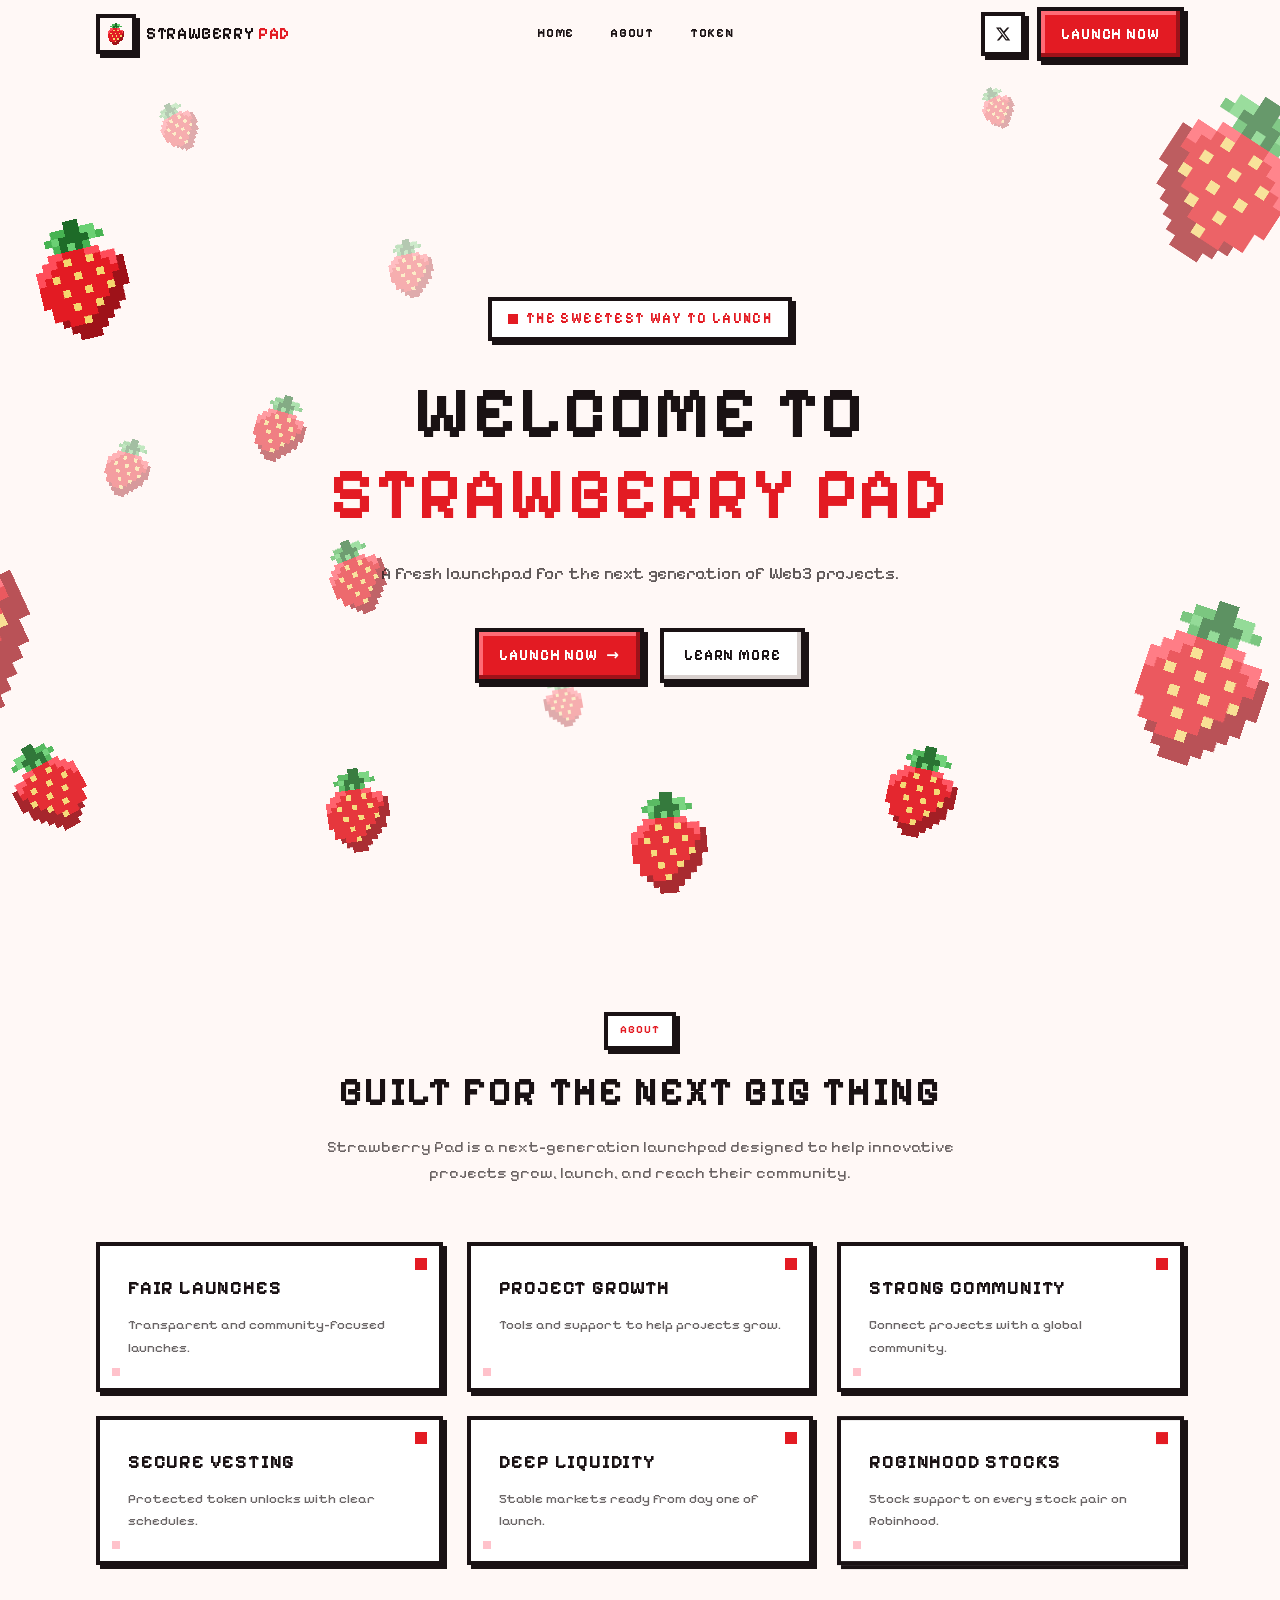
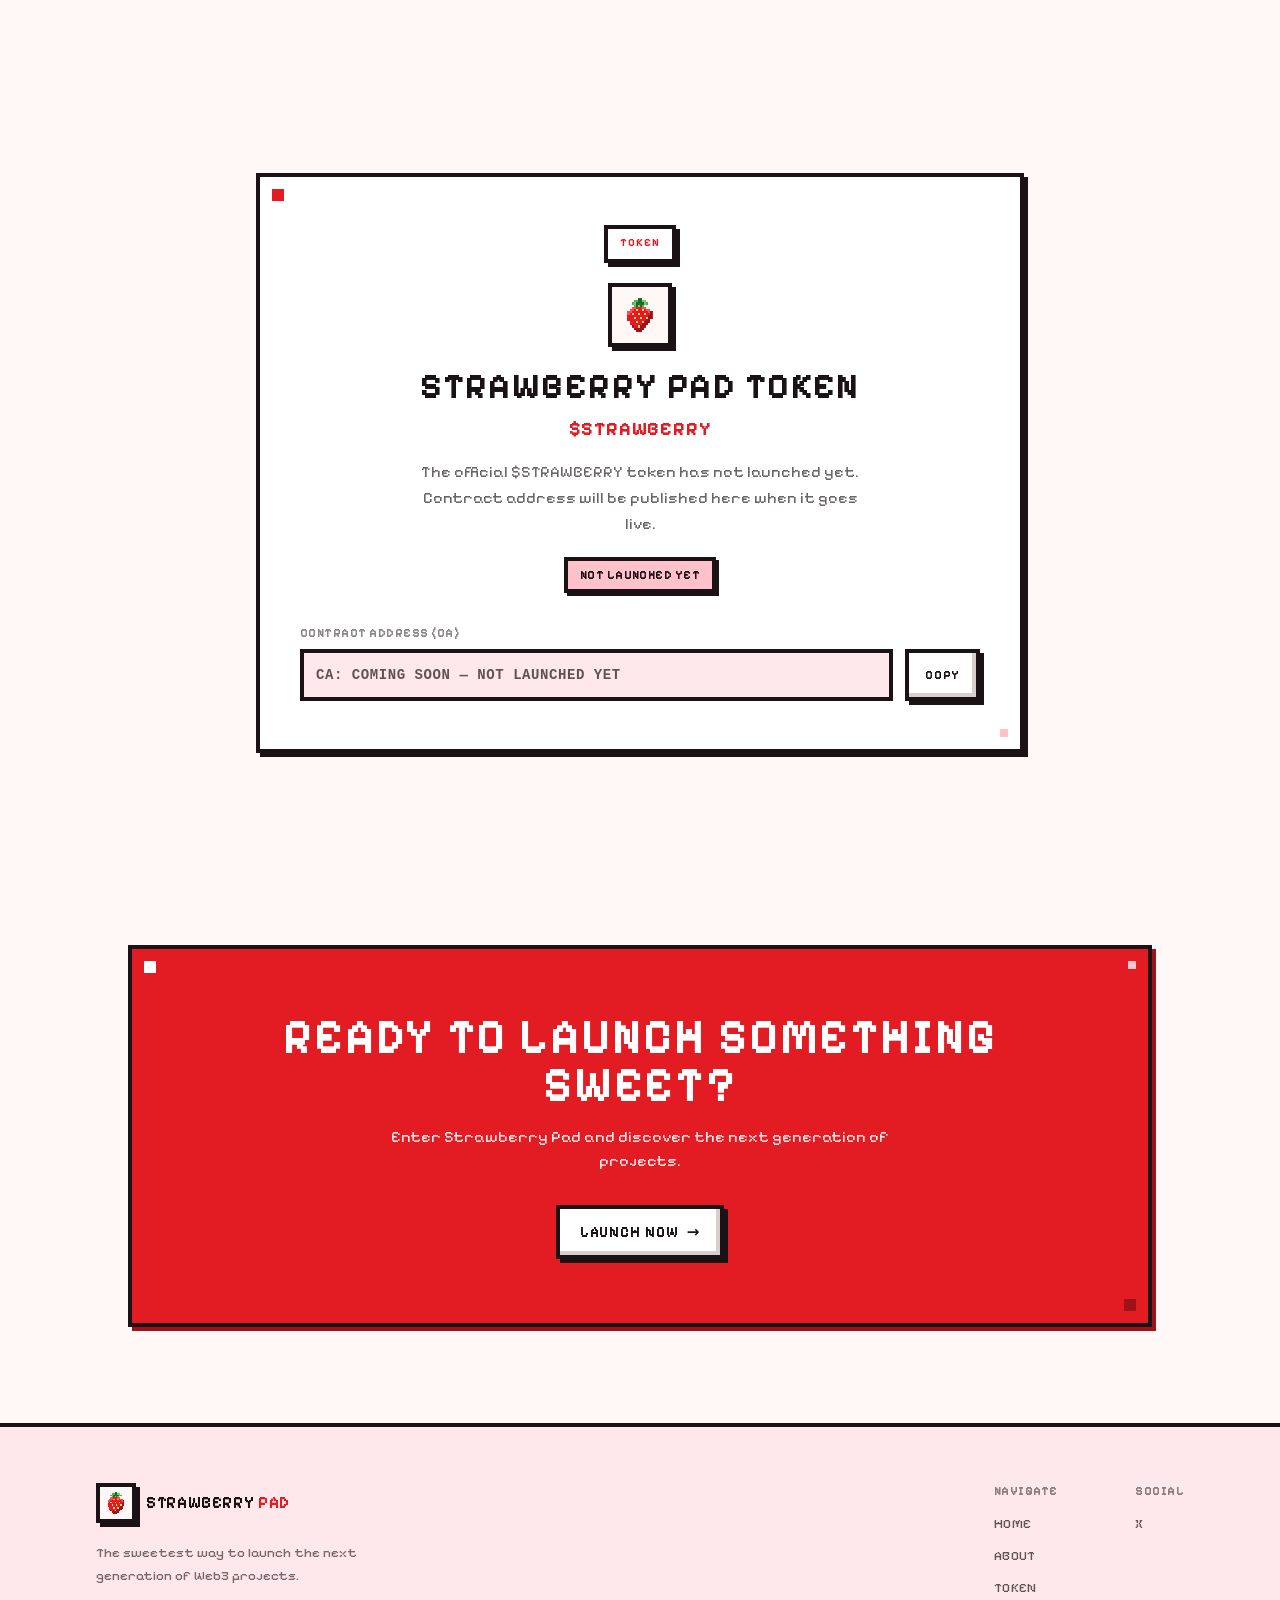
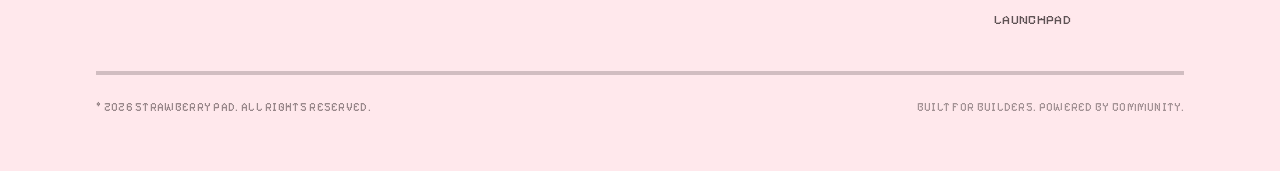
<file: index.html>
<!DOCTYPE html><html lang="en" class="pixelify_sans_7e685d01-module__N8Ltxq__variable h-full"><head><meta charSet="utf-8"/><meta name="viewport" content="width=device-width, initial-scale=1"/><link rel="preload" href="./assets/static/media/01d67e7cc17e7674-s.p.0m75r3fswdwux.woff2" as="font" crossorigin="" type="font/woff2"/><link rel="preload" as="image" href="./logo.png"/><link rel="stylesheet" href="./assets/static/chunks/1gcg_b7f2gc79.css" data-precedence="next"/><script>(function(){var n=document.querySelector('link[href*="assets/"],script[src*="assets/"]');if(!n)return;var u=n.getAttribute('href')||n.getAttribute('src')||'';var i=u.indexOf('assets/');if(i>=0)self.TURBOPACK_CHUNK_BASE_PATH=u.slice(0,i)+'assets/';})();</script><link rel="preload" as="script" fetchPriority="low" href="./assets/static/chunks/310vm2bl3xxpt.js"/><script src="./assets/static/chunks/19mx3mg6lkumu.js" async=""></script><script src="./assets/static/chunks/1mh6a-0e61pyc.js" async=""></script><script src="./assets/static/chunks/344n2zhqbh4pn.js" async=""></script><script src="./assets/static/chunks/turbopack-0td869ukh0v94.js" async=""></script><script src="./assets/static/chunks/0h2qsuyze9ds1.js" async=""></script><script src="./assets/static/chunks/25bigatx69r3t.js" async=""></script><script src="./assets/static/chunks/0iicmfclvqlor.js" async=""></script><title>Strawberry Pad — The Sweetest Way to Launch</title><meta name="description" content="A fresh launchpad for the next generation of Web3 projects. Fair launches, project growth, and a global community."/><meta name="keywords" content="Strawberry Pad,Web3,launchpad,crypto,token launch"/><link rel="icon" href="./favicon.ico?favicon.2vob68tjqpejf.ico" sizes="256x256" type="image/x-icon"/><link rel="icon" href="./favicon-32.png" type="image/png" sizes="32x32"/><link rel="apple-touch-icon" href="./apple-touch-icon.png" sizes="180x180"/><meta name="next-size-adjust" content=""/><script src="./assets/static/chunks/0cz1d0mv5g_q7.js" noModule=""></script></head><body class="flex min-h-full flex-col font-sans"><div hidden=""><!--$--><!--/$--></div><header class="fixed inset-x-0 top-0 z-50 transition-colors duration-200 border-b-4 border-transparent bg-transparent" style="opacity:0;transform:translateY(-16px)"><nav class="mx-auto flex h-[4.25rem] max-w-6xl items-center justify-between px-5 sm:px-8"><a href="#home" class="group flex items-center gap-2.5"><span class="relative flex h-10 w-10 items-center justify-center border-4 border-ink bg-cream shadow-[4px_4px_0_0_#1a1214]"><img src="./logo.png" alt="" width="32" height="32" class="h-8 w-8" style="image-rendering:pixelated" aria-hidden="true" draggable="false"/></span><span class="font-display text-sm text-ink sm:text-base">Strawberry <span class="text-strawberry-red">Pad</span></span></a><div class="hidden items-center gap-1 md:flex"><a href="#home" class="pixel-nav-link">Home</a><a href="#about" class="pixel-nav-link">About</a><a href="#token" class="pixel-nav-link">Token</a></div><div class="hidden items-center gap-3 md:flex"><a href="https://x.com/Strawberrypad_" target="_blank" rel="noopener noreferrer" aria-label="Follow on X" class="pixel-icon-btn"><svg viewBox="0 0 24 24" aria-hidden="true" width="16" height="16" fill="currentColor" style="image-rendering:pixelated"><path d="M18.244 2.25h3.308l-7.227 8.26 8.502 11.24H16.17l-4.714-6.231-5.401 6.231H2.744l7.227-8.451L1.5 2.25h7.08l4.413 5.845L18.244 2.25Zm-1.161 17.52h1.833L7.084 4.126H5.117L17.083 19.77Z"></path></svg></a><a href="./launch" class="btn-primary">Launch NOW</a></div><div class="flex items-center gap-2 md:hidden"><a href="https://x.com/Strawberrypad_" target="_blank" rel="noopener noreferrer" aria-label="Follow on X" class="pixel-icon-btn !h-10 !w-10"><svg viewBox="0 0 24 24" aria-hidden="true" width="16" height="16" fill="currentColor" style="image-rendering:pixelated"><path d="M18.244 2.25h3.308l-7.227 8.26 8.502 11.24H16.17l-4.714-6.231-5.401 6.231H2.744l7.227-8.451L1.5 2.25h7.08l4.413 5.845L18.244 2.25Zm-1.161 17.52h1.833L7.084 4.126H5.117L17.083 19.77Z"></path></svg></a><button type="button" aria-label="Open menu" aria-expanded="false" class="pixel-icon-btn !h-10 !w-10"><span class="sr-only">Menu</span><div class="flex w-4 flex-col gap-1"><span class="h-1 w-full bg-ink transition-transform duration-150 "></span><span class="h-1 w-full bg-ink transition-opacity duration-150 "></span><span class="h-1 w-full bg-ink transition-transform duration-150 "></span></div></button></div></nav></header><main class="relative flex-1 overflow-x-hidden bg-cream"><section id="home" class="relative isolate flex min-h-[100svh] items-center justify-center overflow-hidden pt-20"><div class="pointer-events-none absolute inset-0 z-0 overflow-hidden" aria-hidden="true"><div class="pointer-events-none absolute will-change-transform" style="left:-4%;top:70%;z-index:3;width:276px;height:276px;margin-left:-138px;margin-top:-138px;opacity:0;image-rendering:pixelated;transform:scale(0.85)"><div class="h-full w-full" style="image-rendering:pixelated"><img src="./logo.png" alt="" class="h-full w-full object-contain" style="image-rendering:pixelated" draggable="false"/></div></div><div class="pointer-events-none absolute will-change-transform" style="left:6%;top:32%;z-index:2;width:168px;height:168px;margin-left:-84px;margin-top:-84px;opacity:0;image-rendering:pixelated;transform:scale(0.85)"><div class="h-full w-full" style="image-rendering:pixelated"><img src="./logo.png" alt="" class="h-full w-full object-contain" style="image-rendering:pixelated" draggable="false"/></div></div><div class="pointer-events-none absolute will-change-transform" style="left:10%;top:52%;z-index:1;width:84px;height:84px;margin-left:-42px;margin-top:-42px;opacity:0;image-rendering:pixelated;transform:scale(0.85)"><div class="h-full w-full" style="image-rendering:pixelated"><img src="./logo.png" alt="" class="h-full w-full object-contain" style="image-rendering:pixelated" draggable="false"/></div></div><div class="pointer-events-none absolute will-change-transform" style="left:4%;top:88%;z-index:2;width:132px;height:132px;margin-left:-66px;margin-top:-66px;opacity:0;image-rendering:pixelated;transform:scale(0.85)"><div class="h-full w-full" style="transform:scaleX(-1);image-rendering:pixelated"><img src="./logo.png" alt="" class="h-full w-full object-contain" style="image-rendering:pixelated" draggable="false"/></div></div><div class="pointer-events-none absolute will-change-transform" style="left:96%;top:20%;z-index:3;width:252px;height:252px;margin-left:-126px;margin-top:-126px;opacity:0;image-rendering:pixelated;transform:scale(0.85)"><div class="h-full w-full" style="transform:scaleX(-1);image-rendering:pixelated"><img src="./logo.png" alt="" class="h-full w-full object-contain" style="image-rendering:pixelated" draggable="false"/></div></div><div class="pointer-events-none absolute will-change-transform" style="left:94%;top:76%;z-index:3;width:240px;height:240px;margin-left:-120px;margin-top:-120px;opacity:0;image-rendering:pixelated;transform:scale(0.85)"><div class="h-full w-full" style="image-rendering:pixelated"><img src="./logo.png" alt="" class="h-full w-full object-contain" style="image-rendering:pixelated" draggable="false"/></div></div><div class="pointer-events-none absolute will-change-transform" style="left:28%;top:90%;z-index:2;width:120px;height:120px;margin-left:-60px;margin-top:-60px;opacity:0;image-rendering:pixelated;transform:scale(0.85)"><div class="h-full w-full" style="image-rendering:pixelated"><img src="./logo.png" alt="" class="h-full w-full object-contain" style="image-rendering:pixelated" draggable="false"/></div></div><div class="pointer-events-none absolute will-change-transform" style="left:52%;top:94%;z-index:2;width:144px;height:144px;margin-left:-72px;margin-top:-72px;opacity:0;image-rendering:pixelated;transform:scale(0.85)"><div class="h-full w-full" style="image-rendering:pixelated"><img src="./logo.png" alt="" class="h-full w-full object-contain" style="image-rendering:pixelated" draggable="false"/></div></div><div class="pointer-events-none absolute will-change-transform" style="left:72%;top:88%;z-index:2;width:132px;height:132px;margin-left:-66px;margin-top:-66px;opacity:0;image-rendering:pixelated;transform:scale(0.85)"><div class="h-full w-full" style="image-rendering:pixelated"><img src="./logo.png" alt="" class="h-full w-full object-contain" style="image-rendering:pixelated" draggable="false"/></div></div><div class="pointer-events-none absolute will-change-transform" style="left:14%;top:14%;z-index:1;width:72px;height:72px;margin-left:-36px;margin-top:-36px;opacity:0;image-rendering:pixelated;transform:scale(0.85)"><div class="h-full w-full" style="image-rendering:pixelated"><img src="./logo.png" alt="" class="h-full w-full object-contain" style="image-rendering:pixelated" draggable="false"/></div></div><div class="pointer-events-none absolute will-change-transform" style="left:78%;top:12%;z-index:1;width:60px;height:60px;margin-left:-30px;margin-top:-30px;opacity:0;image-rendering:pixelated;transform:scale(0.85)"><div class="h-full w-full" style="image-rendering:pixelated"><img src="./logo.png" alt="" class="h-full w-full object-contain" style="image-rendering:pixelated" draggable="false"/></div></div><div class="pointer-events-none absolute will-change-transform" style="left:32%;top:30%;z-index:1;width:84px;height:84px;margin-left:-42px;margin-top:-42px;opacity:0;image-rendering:pixelated;transform:scale(0.85)"><div class="h-full w-full" style="image-rendering:pixelated"><img src="./logo.png" alt="" class="h-full w-full object-contain" style="image-rendering:pixelated" draggable="false"/></div></div><div class="pointer-events-none absolute will-change-transform" style="left:28%;top:64%;z-index:2;width:108px;height:108px;margin-left:-54px;margin-top:-54px;opacity:0;image-rendering:pixelated;transform:scale(0.85)"><div class="h-full w-full" style="image-rendering:pixelated"><img src="./logo.png" alt="" class="h-full w-full object-contain" style="image-rendering:pixelated" draggable="false"/></div></div><div class="pointer-events-none absolute will-change-transform" style="left:44%;top:78%;z-index:1;width:72px;height:72px;margin-left:-36px;margin-top:-36px;opacity:0;image-rendering:pixelated;transform:scale(0.85)"><div class="h-full w-full" style="transform:scaleX(-1);image-rendering:pixelated"><img src="./logo.png" alt="" class="h-full w-full object-contain" style="image-rendering:pixelated" draggable="false"/></div></div><div class="pointer-events-none absolute will-change-transform" style="left:22%;top:48%;z-index:2;width:96px;height:96px;margin-left:-48px;margin-top:-48px;opacity:0;image-rendering:pixelated;transform:scale(0.85)"><div class="h-full w-full" style="image-rendering:pixelated"><img src="./logo.png" alt="" class="h-full w-full object-contain" style="image-rendering:pixelated" draggable="false"/></div></div></div><div class="relative z-20 mx-auto flex max-w-4xl flex-col items-center px-5 text-center sm:px-8" style="opacity:0"><div style="opacity:0;transform:translateY(12px)"><span class="pixel-badge !px-4 !py-2 !text-xs sm:!text-sm"><span class="inline-block h-2.5 w-2.5 bg-strawberry-red"></span>THE SWEETEST WAY TO LAUNCH</span></div><h1 class="mt-8 font-display text-[2.45rem] leading-[1.12] text-ink sm:text-6xl md:text-7xl lg:text-[4.5rem]" style="opacity:0;transform:translateY(12px)">Welcome to<!-- --> <span class="text-strawberry-red">Strawberry Pad</span></h1><p class="mt-6 max-w-2xl text-base leading-relaxed text-ink/70 sm:text-lg" style="opacity:0;transform:translateY(12px)">A fresh launchpad for the next generation of Web3 projects.</p><div class="mt-10 flex flex-col items-center gap-4 sm:flex-row" style="opacity:0;transform:translateY(12px)"><a href="./launch" class="btn-primary px-9 py-4 text-base">Launch NOW<span aria-hidden="true">→</span></a><a href="#about" class="btn-secondary px-9 py-4 text-base">Learn More</a></div></div></section><section id="about" class="relative scroll-mt-24 overflow-hidden py-20 sm:py-28"><div class="relative mx-auto max-w-6xl px-5 sm:px-8"><div class="mx-auto max-w-2xl text-center" style="opacity:0;transform:translateY(16px)"><p class="pixel-badge mx-auto mb-5 w-fit">About</p><h2 class="font-display text-2xl text-ink sm:text-4xl md:text-[2.5rem]">Built for the Next Big Thing</h2><p class="mt-5 text-sm leading-relaxed text-ink/65 sm:text-base">Strawberry Pad is a next-generation launchpad designed to help innovative projects grow, launch, and reach their community.</p></div><div class="mt-12 grid gap-5 sm:grid-cols-2 lg:mt-14 lg:grid-cols-3 lg:gap-6"><article class="pixel-panel group relative p-6 sm:p-7" style="opacity:0;transform:translateY(16px)"><div class="pointer-events-none absolute right-3 top-3 h-3 w-3 bg-strawberry-red"></div><div class="pointer-events-none absolute bottom-3 left-3 h-2 w-2 bg-strawberry-pink"></div><div class="relative"><h3 class="font-display text-lg text-ink sm:text-xl">Fair Launches</h3><p class="mt-3 text-sm leading-relaxed text-ink/65">Transparent and community-focused launches.</p></div></article><article class="pixel-panel group relative p-6 sm:p-7" style="opacity:0;transform:translateY(16px)"><div class="pointer-events-none absolute right-3 top-3 h-3 w-3 bg-strawberry-red"></div><div class="pointer-events-none absolute bottom-3 left-3 h-2 w-2 bg-strawberry-pink"></div><div class="relative"><h3 class="font-display text-lg text-ink sm:text-xl">Project Growth</h3><p class="mt-3 text-sm leading-relaxed text-ink/65">Tools and support to help projects grow.</p></div></article><article class="pixel-panel group relative p-6 sm:p-7" style="opacity:0;transform:translateY(16px)"><div class="pointer-events-none absolute right-3 top-3 h-3 w-3 bg-strawberry-red"></div><div class="pointer-events-none absolute bottom-3 left-3 h-2 w-2 bg-strawberry-pink"></div><div class="relative"><h3 class="font-display text-lg text-ink sm:text-xl">Strong Community</h3><p class="mt-3 text-sm leading-relaxed text-ink/65">Connect projects with a global community.</p></div></article><article class="pixel-panel group relative p-6 sm:p-7" style="opacity:0;transform:translateY(16px)"><div class="pointer-events-none absolute right-3 top-3 h-3 w-3 bg-strawberry-red"></div><div class="pointer-events-none absolute bottom-3 left-3 h-2 w-2 bg-strawberry-pink"></div><div class="relative"><h3 class="font-display text-lg text-ink sm:text-xl">Secure Vesting</h3><p class="mt-3 text-sm leading-relaxed text-ink/65">Protected token unlocks with clear schedules.</p></div></article><article class="pixel-panel group relative p-6 sm:p-7" style="opacity:0;transform:translateY(16px)"><div class="pointer-events-none absolute right-3 top-3 h-3 w-3 bg-strawberry-red"></div><div class="pointer-events-none absolute bottom-3 left-3 h-2 w-2 bg-strawberry-pink"></div><div class="relative"><h3 class="font-display text-lg text-ink sm:text-xl">Deep Liquidity</h3><p class="mt-3 text-sm leading-relaxed text-ink/65">Stable markets ready from day one of launch.</p></div></article><article class="pixel-panel group relative p-6 sm:p-7" style="opacity:0;transform:translateY(16px)"><div class="pointer-events-none absolute right-3 top-3 h-3 w-3 bg-strawberry-red"></div><div class="pointer-events-none absolute bottom-3 left-3 h-2 w-2 bg-strawberry-pink"></div><div class="relative"><h3 class="font-display text-lg text-ink sm:text-xl">Robinhood Stocks</h3><p class="mt-3 text-sm leading-relaxed text-ink/65">Stock support on every stock pair on Robinhood.</p></div></article></div></div></section><section id="token" class="relative scroll-mt-24 overflow-hidden px-5 py-16 sm:px-8 sm:py-24"><div class="relative mx-auto max-w-3xl"><div class="pixel-panel relative px-6 py-10 text-center sm:px-10 sm:py-12" style="opacity:0;transform:translateY(16px)"><div class="pointer-events-none absolute left-3 top-3 h-3 w-3 bg-strawberry-red"></div><div class="pointer-events-none absolute bottom-3 right-3 h-2 w-2 bg-strawberry-pink"></div><p class="pixel-badge mx-auto mb-5 w-fit">Token</p><div class="mx-auto mb-5 flex h-16 w-16 items-center justify-center border-4 border-ink bg-cream shadow-[4px_4px_0_0_#1a1214]"><img src="./logo.png" alt="" width="48" height="48" class="h-12 w-12" style="image-rendering:pixelated" aria-hidden="true" draggable="false"/></div><h2 class="font-display text-2xl text-ink sm:text-3xl md:text-4xl">Strawberry Pad Token</h2><p class="mt-2 font-display text-lg text-strawberry-red sm:text-xl">$STRAWBERRY</p><p class="mx-auto mt-4 max-w-md text-sm leading-relaxed text-ink/65 sm:text-base">The official $STRAWBERRY token has not launched yet. Contract address will be published here when it goes live.</p><div class="mt-5 inline-flex border-4 border-ink bg-strawberry-pink px-3 py-1.5 font-display text-xs text-ink shadow-[3px_3px_0_0_#1a1214]">Not Launched Yet</div><div class="mt-8 text-left"><p class="mb-2 font-display text-xs text-ink/50">Contract Address (CA)</p><div class="flex flex-col gap-3 sm:flex-row sm:items-stretch"><div class="flex-1 overflow-x-auto border-4 border-ink bg-cream-deep px-3 py-3 font-display text-xs text-ink/70 sm:text-sm"><code class="whitespace-nowrap">CA: Coming Soon — Not Launched Yet</code></div><button type="button" class="btn-secondary shrink-0 !px-4 !py-3 !text-xs">Copy</button></div></div></div></div></section><section id="cta" class="relative scroll-mt-24 overflow-hidden px-5 py-16 sm:px-8 sm:py-24"><div class="pixel-panel-red relative mx-auto max-w-5xl px-6 py-14 text-center sm:px-12 sm:py-16"><div class="pointer-events-none absolute left-3 top-3 h-3 w-3 bg-white"></div><div class="pointer-events-none absolute bottom-3 right-3 h-3 w-3 bg-deep-red"></div><div class="pointer-events-none absolute right-3 top-3 h-2 w-2 bg-strawberry-pink"></div><div class="relative" style="opacity:0;transform:translateY(16px)"><h2 class="font-display text-2xl text-white sm:text-4xl md:text-5xl">Ready to Launch Something Sweet?</h2><p class="mx-auto mt-4 max-w-lg text-sm text-white/90 sm:text-base">Enter Strawberry Pad and discover the next generation of projects.</p><a href="./launch" class="btn-secondary mt-8">Launch NOW<span aria-hidden="true">→</span></a></div></div></section></main><footer class="relative border-t-4 border-ink bg-cream-deep"><div class="mx-auto max-w-6xl px-5 py-12 sm:px-8 sm:py-14"><div class="flex flex-col gap-10 md:flex-row md:items-start md:justify-between"><div class="max-w-xs"><a href="#home" class="inline-flex items-center gap-2.5"><span class="flex h-10 w-10 items-center justify-center border-4 border-ink bg-cream shadow-[4px_4px_0_0_#1a1214]"><img src="./logo.png" alt="" width="32" height="32" class="h-8 w-8" style="image-rendering:pixelated" aria-hidden="true" draggable="false"/></span><span class="font-display text-base text-ink">Strawberry <span class="text-strawberry-red">Pad</span></span></a><p class="mt-4 text-sm leading-relaxed text-ink/60">The sweetest way to launch the next generation of Web3 projects.</p></div><div class="flex flex-wrap gap-12 sm:gap-16"><div><p class="font-display text-xs text-ink/50">Navigate</p><ul class="mt-3 space-y-2"><li><a href="#home" class="text-sm uppercase tracking-wide text-ink/70 transition-colors hover:text-strawberry-red">Home</a></li><li><a href="#about" class="text-sm uppercase tracking-wide text-ink/70 transition-colors hover:text-strawberry-red">About</a></li><li><a href="#token" class="text-sm uppercase tracking-wide text-ink/70 transition-colors hover:text-strawberry-red">Token</a></li><li><a href="./launch" class="text-sm uppercase tracking-wide text-ink/70 transition-colors hover:text-strawberry-red">Launchpad</a></li></ul></div><div><p class="font-display text-xs text-ink/50">Social</p><ul class="mt-3 space-y-2"><li><a href="https://x.com/Strawberrypad_" target="_blank" rel="noopener noreferrer" class="text-sm uppercase tracking-wide text-ink/70 transition-colors hover:text-strawberry-red" aria-label="X">X</a></li></ul></div></div></div><div class="mt-10 flex flex-col items-start justify-between gap-3 border-t-4 border-ink/20 pt-6 sm:flex-row sm:items-center"><p class="text-xs uppercase tracking-wide text-ink/45">© <!-- -->2026<!-- --> Strawberry Pad. All rights reserved.</p><p class="text-xs uppercase tracking-wide text-ink/40">Built for builders. Powered by community.</p></div></div></footer><!--$--><!--/$--><script src="./assets/static/chunks/310vm2bl3xxpt.js" id="_R_" async=""></script><script>(self.__next_f=self.__next_f||[]).push([0])</script><script>self.__next_f.push([1,"1:\"$Sreact.fragment\"\n2:I[39756,[\"./assets/static/chunks/0h2qsuyze9ds1.js\"],\"default\"]\n3:I[37457,[\"./assets/static/chunks/0h2qsuyze9ds1.js\"],\"default\"]\n4:I[45678,[\"./assets/static/chunks/0h2qsuyze9ds1.js\",\"./assets/static/chunks/25bigatx69r3t.js\",\"./assets/static/chunks/0iicmfclvqlor.js\"],\"Navbar\"]\n5:I[32177,[\"./assets/static/chunks/0h2qsuyze9ds1.js\",\"./assets/static/chunks/25bigatx69r3t.js\",\"./assets/static/chunks/0iicmfclvqlor.js\"],\"Hero\"]\n6:I[55786,[\"./assets/static/chunks/0h2qsuyze9ds1.js\",\"./assets/static/chunks/25bigatx69r3t.js\",\"./assets/static/chunks/0iicmfclvqlor.js\"],\"About\"]\n7:I[38727,[\"./assets/static/chunks/0h2qsuyze9ds1.js\",\"./assets/static/chunks/25bigatx69r3t.js\",\"./assets/static/chunks/0iicmfclvqlor.js\"],\"Token\"]\n8:I[72410,[\"./assets/static/chunks/0h2qsuyze9ds1.js\",\"./assets/static/chunks/25bigatx69r3t.js\",\"./assets/static/chunks/0iicmfclvqlor.js\"],\"CTA\"]\n9:I[13642,[\"./assets/static/chunks/0h2qsuyze9ds1.js\",\"./assets/static/chunks/25bigatx69r3t.js\",\"./assets/static/chunks/0iicmfclvqlor.js\"],\"Footer\"]\na:I[97367,[\"./assets/static/chunks/0h2qsuyze9ds1.js\"],\"OutletBoundary\"]\nb:\"$Sreact.suspense\"\nd:I[97367,[\"./assets/static/chunks/0h2qsuyze9ds1.js\"],\"ViewportBoundary\"]\nf:I[97367,[\"./assets/static/chunks/0h2qsuyze9ds1.js\"],\"MetadataBoundary\"]\n11:I[68027,[\"./assets/static/chunks/0h2qsuyze9ds1.js\"],\"default\",1]\n:HL[\"./assets/static/chunks/1gcg_b7f2gc79.css\",\"style\"]\n:HL[\"./assets/static/media/01d67e7cc17e7674-s.p.0m75r3fswdwux.woff2\",\"font\",{\"crossOrigin\":\"\",\"type\":\"font/woff2\"}]\n0:{\"P\":null,\"c\":[\"\",\"\"],\"q\":\"\",\"i\":false,\"f\":[[[\"\",{\"children\":[\"__PAGE__\",{},\"$undefined\",\"$undefined\",4608]},\"$undefined\",\"$undefined\",4624],[[\"$\",\"$1\",\"c\",{\"children\":[[[\"$\",\"link\",\"0\",{\"rel\":\"stylesheet\",\"href\":\"./assets/static/chunks/1gcg_b7f2gc79.css\",\"precedence\":\"next\",\"crossOrigin\":\"$undefined\",\"nonce\":\"$undefined\"}],[\"$\",\"script\",\"script-0\",{\"src\":\"./assets/static/chunks/0h2qsuyze9ds1.js\",\"async\":true,\"nonce\":\"$undefined\"}]],[\"$\",\"html\",null,{\"lang\":\"en\",\"className\":\"pixelify_sans_7e685d01-module__N8Ltxq__variable h-full\",\"children\":[\"$\",\"body\",null,{\"className\":\"flex min-h-full flex-col font-sans\",\"children\":[\"$\",\"$L2\",null,{\"parallelRouterKey\":\"children\",\"error\":\"$undefined\",\"errorStyles\":\"$undefined\",\"errorScripts\":\"$undefined\",\"template\":[\"$\",\"$L3\",null,{}],\"templateStyles\":\"$undefined\",\"templateScripts\":\"$undefined\",\"notFound\":[[[\"$\",\"title\",null,{\"children\":\"404: This page could not be found.\"}],[\"$\",\"div\",null,{\"style\":{\"fontFamily\":\"system-ui,\\\"Segoe UI\\\",Roboto,Helvetica,Arial,sans-serif,\\\"Apple Color Emoji\\\",\\\"Segoe UI Emoji\\\"\",\"height\":\"100vh\",\"textAlign\":\"center\",\"display\":\"flex\",\"flexDirection\":\"column\",\"alignItems\":\"center\",\"justifyContent\":\"center\"},\"children\":[\"$\",\"div\",null,{\"children\":[[\"$\",\"style\",null,{\"dangerouslySetInnerHTML\":{\"__html\":\"body{color:#000;background:#fff;margin:0}.next-error-h1{border-right:1px solid rgba(0,0,0,.3)}@media (prefers-color-scheme:dark){body{color:#fff;background:#000}.next-error-h1{border-right:1px solid rgba(255,255,255,.3)}}\"}}],[\"$\",\"h1\",null,{\"className\":\"next-error-h1\",\"style\":{\"display\":\"inline-block\",\"margin\":\"0 20px 0 0\",\"padding\":\"0 23px 0 0\",\"fontSize\":24,\"fontWeight\":500,\"verticalAlign\":\"top\",\"lineHeight\":\"49px\"},\"children\":404}],[\"$\",\"div\",null,{\"style\":{\"display\":\"inline-block\"},\"children\":[\"$\",\"h2\",null,{\"style\":{\"fontSize\":14,\"fontWeight\":400,\"lineHeight\":\"49px\",\"margin\":0},\"children\":\"This page could not be found.\"}]}]]}]}]],[]],\"forbidden\":\"$undefined\",\"unauthorized\":\"$undefined\"}]}]}]]}],{\"children\":[[\"$\",\"$1\",\"c\",{\"children\":[[[\"$\",\"$L4\",null,{}],[\"$\",\"main\",null,{\"className\":\"relative flex-1 overflow-x-hidden bg-cream\",\"children\":[[\"$\",\"$L5\",null,{}],[\"$\",\"$L6\",null,{}],[\"$\",\"$L7\",null,{}],[\"$\",\"$L8\",null,{}]]}],[\"$\",\"$L9\",null,{}]],[[\"$\",\"script\",\"script-0\",{\"src\":\"./assets/static/chunks/25bigatx69r3t.js\",\"async\":true,\"nonce\":\"$undefined\"}],[\"$\",\"script\",\"script-1\",{\"src\":\"./assets/static/chunks/0iicmfclvqlor.js\",\"async\":true,\"nonce\":\"$undefined\"}]],[\"$\",\"$La\",null,{\"children\":[\"$\",\"$b\",null,{\"name\":\"Next.MetadataOutlet\",\"children\":\"$@c\"}]}]]}],{},null,false,null]},null,false,null],[\"$\",\"$1\",\"h\",{\"children\":[null,[\"$\",\"$Ld\",null,{\"children\":\"$Le\"}],[\"$\",\"div\",null,{\"hidden\":true,\"children\":[\"$\",\"$Lf\",null,{\"children\":[\"$\",\"$b\",null,{\"name\":\"Next.Metadata\",\"children\":\"$L10\"}]}]}],[\"$\",\"meta\",null,{\"name\":\"next-size-adjust\",\"content\":\"\"}]]}],false]],\"m\":\"$undefined\",\"G\":[\"$11\",[[\"$\",\"link\",\"0\",{\"rel\":\"stylesheet\",\"href\":\"./assets/static/chunks/1gcg_b7f2gc79.css\",\"precedence\":\"next\",\"crossOrigin\":\"$undefined\",\"nonce\":\"$undefined\"}]]],\"S\":true,\"h\":null,\"r\":\"$undefined\",\"s\":\"$undefined\",\"a\":\"$undefined\",\"l\":\"$undefined\",\"p\":\"$undefined\",\"d\":\"$undefined\",\"b\":\"8j5iyv_r6pV9v9cdIMVK2\"}\ne:[[\"$\",\"meta\",\"0\",{\"charSet\":\"utf-8\"}],[\"$\",\"meta\",\"1\",{\"name\":\"viewport\",\"content\":\"width=device-width, initial-scale=1\"}]]\n12:I[27201,[\"./assets/static/chunks/0h2qsuyze9ds1.js\"],\"IconMark\"]\nc:null\n10:[[\"$\",\"title\",\"0\",{\"children\":\"Strawberry Pad — The Sweetest Way to Launch\"}],[\"$\",\"meta\",\"1\",{\"name\":\"description\",\"content\":\"A fresh launchpad for the next generation of Web3 projects. Fair launches, project growth, and a global community.\"}],[\"$\",\"meta\",\"2\",{\"name\":\"keywords\",\"content\":\"Strawberry Pad,Web3,launchpad,crypto,token launch\"}],[\"$\",\"link\",\"3\",{\"rel\":\"icon\",\"href\":\"/favicon.ico?favicon.2vob68tjqpejf.ico\",\"sizes\":\"256x256\",\"type\":\"image/x-icon\"}],[\"$\",\"link\",\"4\",{\"rel\":\"icon\",\"href\":\"/favicon-32.png\",\"type\":\"image/png\",\"sizes\":\"32x32\"}],[\"$\",\"link\",\"5\",{\"rel\":\"apple-touch-icon\",\"href\":\"/apple-touch-icon.png\",\"sizes\":\"180x180\"}],[\"$\",\"$L12\",\"6\",{}]]\n"])</script></body></html>
</file>
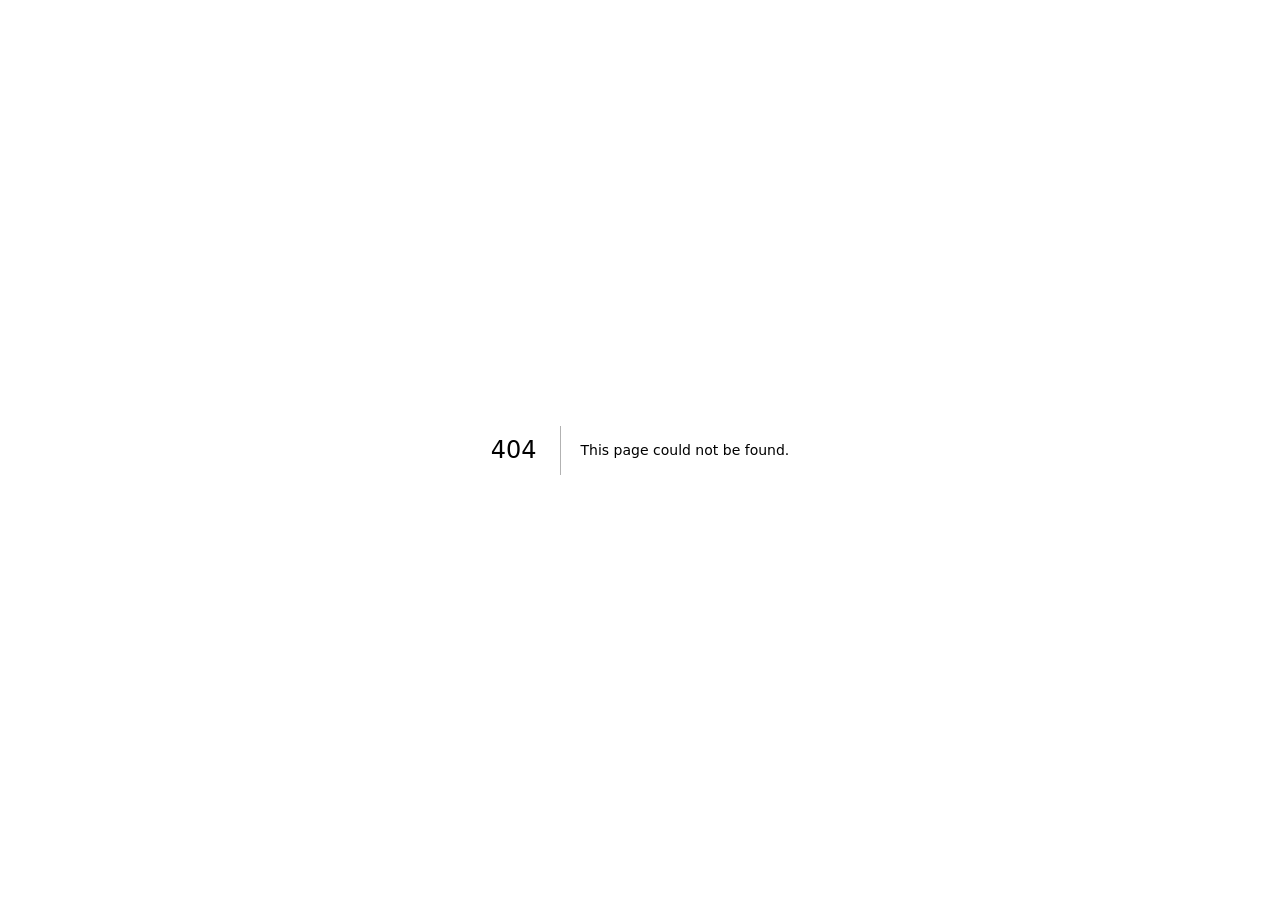
<file: 404/index.html>
<!DOCTYPE html><html lang="en" class="pixelify_sans_7e685d01-module__N8Ltxq__variable h-full"><head><meta charSet="utf-8"/><meta name="viewport" content="width=device-width, initial-scale=1"/><link rel="stylesheet" href="../assets/static/chunks/1gcg_b7f2gc79.css" data-precedence="next"/><script>(function(){var n=document.querySelector('link[href*="assets/"],script[src*="assets/"]');if(!n)return;var u=n.getAttribute('href')||n.getAttribute('src')||'';var i=u.indexOf('assets/');if(i>=0)self.TURBOPACK_CHUNK_BASE_PATH=u.slice(0,i)+'assets/';})();</script><link rel="preload" as="script" fetchPriority="low" href="../assets/static/chunks/310vm2bl3xxpt.js"/><script src="../assets/static/chunks/19mx3mg6lkumu.js" async=""></script><script src="../assets/static/chunks/1mh6a-0e61pyc.js" async=""></script><script src="../assets/static/chunks/344n2zhqbh4pn.js" async=""></script><script src="../assets/static/chunks/turbopack-0td869ukh0v94.js" async=""></script><script src="../assets/static/chunks/0h2qsuyze9ds1.js" async=""></script><meta name="robots" content="noindex"/><title>Strawberry Pad — The Sweetest Way to Launch</title><meta name="description" content="A fresh launchpad for the next generation of Web3 projects. Fair launches, project growth, and a global community."/><meta name="keywords" content="Strawberry Pad,Web3,launchpad,crypto,token launch"/><link rel="icon" href="../favicon.ico?favicon.2vob68tjqpejf.ico" sizes="256x256" type="image/x-icon"/><link rel="icon" href="../favicon-32.png" type="image/png" sizes="32x32"/><link rel="apple-touch-icon" href="../apple-touch-icon.png" sizes="180x180"/><meta name="next-size-adjust" content=""/><title>404: This page could not be found.</title><script src="../assets/static/chunks/0cz1d0mv5g_q7.js" noModule=""></script></head><body class="flex min-h-full flex-col font-sans"><div hidden=""><!--$--><!--/$--></div><div style="font-family:system-ui,&quot;Segoe UI&quot;,Roboto,Helvetica,Arial,sans-serif,&quot;Apple Color Emoji&quot;,&quot;Segoe UI Emoji&quot;;height:100vh;text-align:center;display:flex;flex-direction:column;align-items:center;justify-content:center"><div><style>body{color:#000;background:#fff;margin:0}.next-error-h1{border-right:1px solid rgba(0,0,0,.3)}@media (prefers-color-scheme:dark){body{color:#fff;background:#000}.next-error-h1{border-right:1px solid rgba(255,255,255,.3)}}</style><h1 class="next-error-h1" style="display:inline-block;margin:0 20px 0 0;padding:0 23px 0 0;font-size:24px;font-weight:500;vertical-align:top;line-height:49px">404</h1><div style="display:inline-block"><h2 style="font-size:14px;font-weight:400;line-height:49px;margin:0">This page could not be found.</h2></div></div></div><!--$--><!--/$--><script src="../assets/static/chunks/310vm2bl3xxpt.js" id="_R_" async=""></script><script>(self.__next_f=self.__next_f||[]).push([0])</script><script>self.__next_f.push([1,"1:\"$Sreact.fragment\"\n2:I[39756,[\"../assets/static/chunks/0h2qsuyze9ds1.js\"],\"default\"]\n3:I[37457,[\"../assets/static/chunks/0h2qsuyze9ds1.js\"],\"default\"]\n4:I[97367,[\"../assets/static/chunks/0h2qsuyze9ds1.js\"],\"OutletBoundary\"]\n5:\"$Sreact.suspense\"\n8:I[97367,[\"../assets/static/chunks/0h2qsuyze9ds1.js\"],\"ViewportBoundary\"]\na:I[97367,[\"../assets/static/chunks/0h2qsuyze9ds1.js\"],\"MetadataBoundary\"]\nc:I[68027,[\"../assets/static/chunks/0h2qsuyze9ds1.js\"],\"default\",1]\n:HL[\"../assets/static/chunks/1gcg_b7f2gc79.css\",\"style\"]\n7:X\n0:{\"P\":null,\"c\":[\"\",\"_not-found\",\"\"],\"q\":\"\",\"i\":false,\"f\":[[[\"\",{\"children\":[\"/_not-found\",{\"children\":[\"__PAGE__\",{},\"$undefined\",\"$undefined\",4608]},\"$undefined\",\"$undefined\",4608]},\"$undefined\",\"$undefined\",4624],[[\"$\",\"$1\",\"c\",{\"children\":[[[\"$\",\"link\",\"0\",{\"rel\":\"stylesheet\",\"href\":\"../assets/static/chunks/1gcg_b7f2gc79.css\",\"precedence\":\"next\",\"crossOrigin\":\"$undefined\",\"nonce\":\"$undefined\"}],[\"$\",\"script\",\"script-0\",{\"src\":\"../assets/static/chunks/0h2qsuyze9ds1.js\",\"async\":true,\"nonce\":\"$undefined\"}]],[\"$\",\"html\",null,{\"lang\":\"en\",\"className\":\"pixelify_sans_7e685d01-module__N8Ltxq__variable h-full\",\"children\":[\"$\",\"body\",null,{\"className\":\"flex min-h-full flex-col font-sans\",\"children\":[\"$\",\"$L2\",null,{\"parallelRouterKey\":\"children\",\"error\":\"$undefined\",\"errorStyles\":\"$undefined\",\"errorScripts\":\"$undefined\",\"template\":[\"$\",\"$L3\",null,{}],\"templateStyles\":\"$undefined\",\"templateScripts\":\"$undefined\",\"notFound\":[[[\"$\",\"title\",null,{\"children\":\"404: This page could not be found.\"}],[\"$\",\"div\",null,{\"style\":{\"fontFamily\":\"system-ui,\\\"Segoe UI\\\",Roboto,Helvetica,Arial,sans-serif,\\\"Apple Color Emoji\\\",\\\"Segoe UI Emoji\\\"\",\"height\":\"100vh\",\"textAlign\":\"center\",\"display\":\"flex\",\"flexDirection\":\"column\",\"alignItems\":\"center\",\"justifyContent\":\"center\"},\"children\":[\"$\",\"div\",null,{\"children\":[[\"$\",\"style\",null,{\"dangerouslySetInnerHTML\":{\"__html\":\"body{color:#000;background:#fff;margin:0}.next-error-h1{border-right:1px solid rgba(0,0,0,.3)}@media (prefers-color-scheme:dark){body{color:#fff;background:#000}.next-error-h1{border-right:1px solid rgba(255,255,255,.3)}}\"}}],[\"$\",\"h1\",null,{\"className\":\"next-error-h1\",\"style\":{\"display\":\"inline-block\",\"margin\":\"0 20px 0 0\",\"padding\":\"0 23px 0 0\",\"fontSize\":24,\"fontWeight\":500,\"verticalAlign\":\"top\",\"lineHeight\":\"49px\"},\"children\":404}],[\"$\",\"div\",null,{\"style\":{\"display\":\"inline-block\"},\"children\":[\"$\",\"h2\",null,{\"style\":{\"fontSize\":14,\"fontWeight\":400,\"lineHeight\":\"49px\",\"margin\":0},\"children\":\"This page could not be found.\"}]}]]}]}]],[]],\"forbidden\":\"$undefined\",\"unauthorized\":\"$undefined\"}]}]}]]}],{\"children\":[[\"$\",\"$1\",\"c\",{\"children\":[null,[\"$\",\"$L2\",null,{\"parallelRouterKey\":\"children\",\"error\":\"$undefined\",\"errorStyles\":\"$undefined\",\"errorScripts\":\"$undefined\",\"template\":[\"$\",\"$L3\",null,{}],\"templateStyles\":\"$undefined\",\"templateScripts\":\"$undefined\",\"notFound\":\"$undefined\",\"forbidden\":\"$undefined\",\"unauthorized\":\"$undefined\"}]]}],{\"children\":[[\"$\",\"$1\",\"c\",{\"children\":[[[\"$\",\"title\",null,{\"children\":\"404: This page could not be found.\"}],[\"$\",\"div\",null,{\"style\":\"$0:f:0:1:0:props:children:1:props:children:props:children:props:notFound:0:1:props:style\",\"children\":[\"$\",\"div\",null,{\"children\":[[\"$\",\"style\",null,{\"dangerouslySetInnerHTML\":{\"__html\":\"body{color:#000;background:#fff;margin:0}.next-error-h1{border-right:1px solid rgba(0,0,0,.3)}@media (prefers-color-scheme:dark){body{color:#fff;background:#000}.next-error-h1{border-right:1px solid rgba(255,255,255,.3)}}\"}}],[\"$\",\"h1\",null,{\"className\":\"next-error-h1\",\"style\":\"$0:f:0:1:0:props:children:1:props:children:props:children:props:notFound:0:1:props:children:props:children:1:props:style\",\"children\":404}],[\"$\",\"div\",null,{\"style\":\"$0:f:0:1:0:props:children:1:props:children:props:children:props:notFound:0:1:props:children:props:children:2:props:style\",\"children\":[\"$\",\"h2\",null,{\"style\":\"$0:f:0:1:0:props:children:1:props:children:props:children:props:notFound:0:1:props:children:props:children:2:props:children:props:style\",\"children\":\"This page could not be found.\"}]}]]}]}]],null,[\"$\",\"$L4\",null,{\"children\":[\"$\",\"$5\",null,{\"name\":\"Next.MetadataOutlet\",\"children\":\"$@6\"}]}]]}],{},null,false,null]},null,false,\"$7\"]},null,false,null],[\"$\",\"$1\",\"h\",{\"children\":[[\"$\",\"meta\",null,{\"name\":\"robots\",\"content\":\"noindex\"}],[\"$\",\"$L8\",null,{\"children\":\"$L9\"}],[\"$\",\"div\",null,{\"hidden\":true,\"children\":[\"$\",\"$La\",null,{\"children\":[\"$\",\"$5\",null,{\"name\":\"Next.Metadata\",\"children\":\"$Lb\"}]}]}],[\"$\",\"meta\",null,{\"name\":\"next-size-adjust\",\"content\":\"\"}]]}],false]],\"m\":\"$undefined\",\"G\":[\"$c\",[[\"$\",\"link\",\"0\",{\"rel\":\"stylesheet\",\"href\":\"../assets/static/chunks/1gcg_b7f2gc79.css\",\"precedence\":\"next\",\"crossOrigin\":\"$undefined\",\"nonce\":\"$undefined\"}]]],\"S\":true,\"h\":null,\"r\":\"$undefined\",\"s\":\"$undefined\",\"a\":\"$undefined\",\"l\":\"$undefined\",\"p\":\"$undefined\",\"d\":\"$undefined\",\"b\":\"8j5iyv_r6pV9v9cdIMVK2\"}\n7:C\n9:[[\"$\",\"meta\",\"0\",{\"charSet\":\"utf-8\"}],[\"$\",\"meta\",\"1\",{\"name\":\"viewport\",\"content\":\"width=device-width, initial-scale=1\"}]]\nd:I[27201,[\"../assets/static/chunks/0h2qsuyze9ds1.js\"],\"IconMark\"]\n6:null\nb:[[\"$\",\"title\",\"0\",{\"children\":\"Strawberry Pad — The Sweetest Way to Launch\"}],[\"$\",\"meta\",\"1\",{\"name\":\"description\",\"content\":\"A fresh launchpad for the next generation of Web3 projects. Fair launches, project growth, and a global community.\"}],[\"$\",\"meta\",\"2\",{\"name\":\"keywords\",\"content\":\"Strawberry Pad,Web3,launchpad,crypto,token launch\"}],[\"$\",\"link\",\"3\",{\"rel\":\"icon\",\"href\":\"/favicon.ico?favicon.2vob68tjqpejf.ico\",\"sizes\":\"256x256\",\"type\":\"image/x-icon\"}],[\"$\",\"link\",\"4\",{\"rel\":\"icon\",\"href\":\"/favicon-32.png\",\"type\":\"image/png\",\"sizes\":\"32x32\"}],[\"$\",\"link\",\"5\",{\"rel\":\"apple-touch-icon\",\"href\":\"/apple-touch-icon.png\",\"sizes\":\"180x180\"}],[\"$\",\"$Ld\",\"6\",{}]]\n"])</script></body></html>
</file>
<file: assets/static/chunks/1gcg_b7f2gc79.css>
@font-face{font-family:Pixelify Sans;font-style:normal;font-weight:400;font-display:swap;src:url(../media/99c6cdb74b1a9f21-s.10l581if_zng5.woff2)format("woff2");unicode-range:U+301,U+400-45F,U+490-491,U+4B0-4B1,U+2116}@font-face{font-family:Pixelify Sans;font-style:normal;font-weight:400;font-display:swap;src:url(../media/9b2952c75e1b82c6-s.22tbmskoyk1ev.woff2)format("woff2");unicode-range:U+100-2BA,U+2BD-2C5,U+2C7-2CC,U+2CE-2D7,U+2DD-2FF,U+304,U+308,U+329,U+1D00-1DBF,U+1E00-1E9F,U+1EF2-1EFF,U+2020,U+20A0-20AB,U+20AD-20C0,U+2113,U+2C60-2C7F,U+A720-A7FF}@font-face{font-family:Pixelify Sans;font-style:normal;font-weight:400;font-display:swap;src:url(../media/01d67e7cc17e7674-s.p.0m75r3fswdwux.woff2)format("woff2");unicode-range:U+??,U+131,U+152-153,U+2BB-2BC,U+2C6,U+2DA,U+2DC,U+304,U+308,U+329,U+2000-206F,U+20AC,U+2122,U+2191,U+2193,U+2212,U+2215,U+FEFF,U+FFFD}@font-face{font-family:Pixelify Sans;font-style:normal;font-weight:500;font-display:swap;src:url(../media/99c6cdb74b1a9f21-s.10l581if_zng5.woff2)format("woff2");unicode-range:U+301,U+400-45F,U+490-491,U+4B0-4B1,U+2116}@font-face{font-family:Pixelify Sans;font-style:normal;font-weight:500;font-display:swap;src:url(../media/9b2952c75e1b82c6-s.22tbmskoyk1ev.woff2)format("woff2");unicode-range:U+100-2BA,U+2BD-2C5,U+2C7-2CC,U+2CE-2D7,U+2DD-2FF,U+304,U+308,U+329,U+1D00-1DBF,U+1E00-1E9F,U+1EF2-1EFF,U+2020,U+20A0-20AB,U+20AD-20C0,U+2113,U+2C60-2C7F,U+A720-A7FF}@font-face{font-family:Pixelify Sans;font-style:normal;font-weight:500;font-display:swap;src:url(../media/01d67e7cc17e7674-s.p.0m75r3fswdwux.woff2)format("woff2");unicode-range:U+??,U+131,U+152-153,U+2BB-2BC,U+2C6,U+2DA,U+2DC,U+304,U+308,U+329,U+2000-206F,U+20AC,U+2122,U+2191,U+2193,U+2212,U+2215,U+FEFF,U+FFFD}@font-face{font-family:Pixelify Sans;font-style:normal;font-weight:600;font-display:swap;src:url(../media/99c6cdb74b1a9f21-s.10l581if_zng5.woff2)format("woff2");unicode-range:U+301,U+400-45F,U+490-491,U+4B0-4B1,U+2116}@font-face{font-family:Pixelify Sans;font-style:normal;font-weight:600;font-display:swap;src:url(../media/9b2952c75e1b82c6-s.22tbmskoyk1ev.woff2)format("woff2");unicode-range:U+100-2BA,U+2BD-2C5,U+2C7-2CC,U+2CE-2D7,U+2DD-2FF,U+304,U+308,U+329,U+1D00-1DBF,U+1E00-1E9F,U+1EF2-1EFF,U+2020,U+20A0-20AB,U+20AD-20C0,U+2113,U+2C60-2C7F,U+A720-A7FF}@font-face{font-family:Pixelify Sans;font-style:normal;font-weight:600;font-display:swap;src:url(../media/01d67e7cc17e7674-s.p.0m75r3fswdwux.woff2)format("woff2");unicode-range:U+??,U+131,U+152-153,U+2BB-2BC,U+2C6,U+2DA,U+2DC,U+304,U+308,U+329,U+2000-206F,U+20AC,U+2122,U+2191,U+2193,U+2212,U+2215,U+FEFF,U+FFFD}@font-face{font-family:Pixelify Sans;font-style:normal;font-weight:700;font-display:swap;src:url(../media/99c6cdb74b1a9f21-s.10l581if_zng5.woff2)format("woff2");unicode-range:U+301,U+400-45F,U+490-491,U+4B0-4B1,U+2116}@font-face{font-family:Pixelify Sans;font-style:normal;font-weight:700;font-display:swap;src:url(../media/9b2952c75e1b82c6-s.22tbmskoyk1ev.woff2)format("woff2");unicode-range:U+100-2BA,U+2BD-2C5,U+2C7-2CC,U+2CE-2D7,U+2DD-2FF,U+304,U+308,U+329,U+1D00-1DBF,U+1E00-1E9F,U+1EF2-1EFF,U+2020,U+20A0-20AB,U+20AD-20C0,U+2113,U+2C60-2C7F,U+A720-A7FF}@font-face{font-family:Pixelify Sans;font-style:normal;font-weight:700;font-display:swap;src:url(../media/01d67e7cc17e7674-s.p.0m75r3fswdwux.woff2)format("woff2");unicode-range:U+??,U+131,U+152-153,U+2BB-2BC,U+2C6,U+2DA,U+2DC,U+304,U+308,U+329,U+2000-206F,U+20AC,U+2122,U+2191,U+2193,U+2212,U+2215,U+FEFF,U+FFFD}@font-face{font-family:Pixelify Sans Fallback;src:local(Arial);ascent-override:81.7%;descent-override:24.87%;line-gap-override:0.0%;size-adjust:112.61%}.pixelify_sans_7e685d01-module__N8Ltxq__className{font-family:Pixelify Sans,Pixelify Sans Fallback;font-style:normal}.pixelify_sans_7e685d01-module__N8Ltxq__variable{--font-pixel:"Pixelify Sans", "Pixelify Sans Fallback"}
@layer properties{@supports (((-webkit-hyphens:none)) and (not (margin-trim:inline))) or ((-moz-orient:inline) and (not (color:rgb(from red r g b)))){*,:before,:after,::backdrop{--tw-translate-x:0;--tw-translate-y:0;--tw-translate-z:0;--tw-rotate-x:initial;--tw-rotate-y:initial;--tw-rotate-z:initial;--tw-skew-x:initial;--tw-skew-y:initial;--tw-space-y-reverse:0;--tw-border-style:solid;--tw-leading:initial;--tw-tracking:initial;--tw-shadow:0 0 #0000;--tw-shadow-color:initial;--tw-shadow-alpha:100%;--tw-inset-shadow:0 0 #0000;--tw-inset-shadow-color:initial;--tw-inset-shadow-alpha:100%;--tw-ring-color:initial;--tw-ring-shadow:0 0 #0000;--tw-inset-ring-color:initial;--tw-inset-ring-shadow:0 0 #0000;--tw-ring-inset:initial;--tw-ring-offset-width:0px;--tw-ring-offset-color:#fff;--tw-ring-offset-shadow:0 0 #0000;--tw-blur:initial;--tw-brightness:initial;--tw-contrast:initial;--tw-grayscale:initial;--tw-hue-rotate:initial;--tw-invert:initial;--tw-opacity:initial;--tw-saturate:initial;--tw-sepia:initial;--tw-drop-shadow:initial;--tw-drop-shadow-color:initial;--tw-drop-shadow-alpha:100%;--tw-drop-shadow-size:initial;--tw-duration:initial;--tw-ease:initial}}}@layer theme{:root,:host{--font-mono:ui-monospace, SFMono-Regular, Menlo, Monaco, Consolas, "Liberation Mono", "Courier New", monospace;--color-white:#fff;--spacing:.25rem;--container-xs:20rem;--container-sm:24rem;--container-md:28rem;--container-lg:32rem;--container-2xl:42rem;--container-3xl:48rem;--container-4xl:56rem;--container-5xl:64rem;--container-6xl:72rem;--text-xs:.75rem;--text-xs--line-height:calc(1 / .75);--text-sm:.875rem;--text-sm--line-height:calc(1.25 / .875);--text-base:1rem;--text-base--line-height:calc(1.5 / 1);--text-lg:1.125rem;--text-lg--line-height:calc(1.75 / 1.125);--text-xl:1.25rem;--text-xl--line-height:calc(1.75 / 1.25);--text-2xl:1.5rem;--text-2xl--line-height:calc(2 / 1.5);--text-3xl:1.875rem;--text-3xl--line-height:calc(2.25 / 1.875);--text-4xl:2.25rem;--text-4xl--line-height:calc(2.5 / 2.25);--text-5xl:3rem;--text-5xl--line-height:1;--text-6xl:3.75rem;--text-6xl--line-height:1;--text-7xl:4.5rem;--text-7xl--line-height:1;--tracking-wide:.025em;--leading-relaxed:1.625;--ease-in:cubic-bezier(.4, 0, 1, 1);--ease-out:cubic-bezier(0, 0, .2, 1);--ease-in-out:cubic-bezier(.4, 0, .2, 1);--default-transition-duration:.15s;--default-transition-timing-function:cubic-bezier(.4, 0, .2, 1);--default-font-family:var(--font-pixel);--default-mono-font-family:var(--font-mono)}}@layer base{*,:after,:before,::backdrop{box-sizing:border-box;border:0 solid;margin:0;padding:0}::file-selector-button{box-sizing:border-box;border:0 solid;margin:0;padding:0}html,:host{-webkit-text-size-adjust:100%;tab-size:4;line-height:1.5;font-family:var(--default-font-family,-apple-system, BlinkMacSystemFont, "Segoe UI", Roboto, "Helvetica Neue", "Noto Sans", Arial, sans-serif, "Apple Color Emoji", "Segoe UI Emoji", "Segoe UI Symbol", "Noto Color Emoji");font-feature-settings:var(--default-font-feature-settings,normal);font-variation-settings:var(--default-font-variation-settings,normal);-webkit-tap-highlight-color:transparent}hr{height:0;color:inherit;border-top-width:1px}abbr:where([title]){-webkit-text-decoration:underline dotted;text-decoration:underline dotted}h1,h2,h3,h4,h5,h6{font-size:inherit;font-weight:inherit}a{color:inherit;-webkit-text-decoration:inherit;-webkit-text-decoration:inherit;-webkit-text-decoration:inherit;-webkit-text-decoration:inherit;text-decoration:inherit}b,strong{font-weight:bolder}code,kbd,samp,pre{font-family:var(--default-mono-font-family,ui-monospace, SFMono-Regular, Menlo, Monaco, Consolas, "Liberation Mono", "Courier New", monospace);font-feature-settings:var(--default-mono-font-feature-settings,normal);font-variation-settings:var(--default-mono-font-variation-settings,normal);font-size:1em}small{font-size:80%}sub,sup{vertical-align:baseline;font-size:75%;line-height:0;position:relative}sub{bottom:-.25em}sup{top:-.5em}table{text-indent:0;border-color:inherit;border-collapse:collapse}:-moz-focusring:where(:not(iframe)){outline:auto}progress{vertical-align:baseline}summary{display:list-item}ol,ul,menu{list-style:none}img,svg,video,canvas,audio,iframe,embed,object{vertical-align:middle;display:block}img,video{max-width:100%;height:auto}button,input,select,optgroup,textarea{font:inherit;font-feature-settings:inherit;font-variation-settings:inherit;letter-spacing:inherit;color:inherit;opacity:1;background-color:#0000;border-radius:0}::file-selector-button{font:inherit;font-feature-settings:inherit;font-variation-settings:inherit;letter-spacing:inherit;color:inherit;opacity:1;background-color:#0000;border-radius:0}:where(select:is([multiple],[size])) optgroup{font-weight:bolder}:where(select:is([multiple],[size])) optgroup option{padding-inline-start:20px}::file-selector-button{margin-inline-end:4px}::placeholder{opacity:1}@supports (not ((-webkit-appearance:-apple-pay-button))) or (contain-intrinsic-size:1px){::placeholder{color:currentColor}@supports (color:color-mix(in lab, red, red)){::placeholder{color:color-mix(in oklab, currentcolor 50%, transparent)}}}textarea{resize:vertical}::-webkit-search-decoration{-webkit-appearance:none}::-webkit-date-and-time-value{min-height:1lh;text-align:inherit}::-webkit-datetime-edit{display:inline-flex}::-webkit-datetime-edit-fields-wrapper{padding:0}::-webkit-datetime-edit{padding-block:0}::-webkit-datetime-edit-year-field{padding-block:0}::-webkit-datetime-edit-month-field{padding-block:0}::-webkit-datetime-edit-day-field{padding-block:0}::-webkit-datetime-edit-hour-field{padding-block:0}::-webkit-datetime-edit-minute-field{padding-block:0}::-webkit-datetime-edit-second-field{padding-block:0}::-webkit-datetime-edit-millisecond-field{padding-block:0}::-webkit-datetime-edit-meridiem-field{padding-block:0}::-webkit-calendar-picker-indicator{line-height:1}:-moz-ui-invalid{box-shadow:none}button,input:where([type=button],[type=reset],[type=submit]){appearance:button}::file-selector-button{appearance:button}::-webkit-inner-spin-button{height:auto}::-webkit-outer-spin-button{height:auto}[hidden]:where(:not([hidden=until-found])){display:none!important}}@layer components;@layer utilities{.pointer-events-none{pointer-events:none}.visible{visibility:visible}.sr-only{clip-path:inset(50%);white-space:nowrap;border-width:0;width:1px;height:1px;margin:-1px;padding:0;position:absolute;overflow:hidden}.absolute{position:absolute}.fixed{position:fixed}.relative{position:relative}.static{position:static}.sticky{position:sticky}.inset-0{inset:0}.inset-x-0{inset-inline:0}.top-0{top:0}.top-3{top:calc(var(--spacing) * 3)}.top-4{top:calc(var(--spacing) * 4)}.top-full{top:100%}.right-3{right:calc(var(--spacing) * 3)}.bottom-3{bottom:calc(var(--spacing) * 3)}.left-3{left:calc(var(--spacing) * 3)}.left-4{left:calc(var(--spacing) * 4)}.left-8{left:calc(var(--spacing) * 8)}.isolate{isolation:isolate}.z-0{z-index:0}.z-20{z-index:20}.z-50{z-index:50}.container{width:100%}@media (min-width:40rem){.container{max-width:40rem}}@media (min-width:48rem){.container{max-width:48rem}}@media (min-width:64rem){.container{max-width:64rem}}@media (min-width:80rem){.container{max-width:80rem}}@media (min-width:96rem){.container{max-width:96rem}}.mx-auto{margin-inline:auto}.mt-2{margin-top:calc(var(--spacing) * 2)}.mt-3{margin-top:calc(var(--spacing) * 3)}.mt-4{margin-top:calc(var(--spacing) * 4)}.mt-5{margin-top:calc(var(--spacing) * 5)}.mt-6{margin-top:calc(var(--spacing) * 6)}.mt-8{margin-top:calc(var(--spacing) * 8)}.mt-10{margin-top:calc(var(--spacing) * 10)}.mt-12{margin-top:calc(var(--spacing) * 12)}.mb-2{margin-bottom:calc(var(--spacing) * 2)}.mb-5{margin-bottom:calc(var(--spacing) * 5)}.block{display:block}.contents{display:contents}.flex{display:flex}.grid{display:grid}.hidden{display:none}.inline{display:inline}.inline-block{display:inline-block}.inline-flex{display:inline-flex}.\!h-10{height:calc(var(--spacing) * 10)!important}.h-1{height:var(--spacing)}.h-2{height:calc(var(--spacing) * 2)}.h-2\.5{height:calc(var(--spacing) * 2.5)}.h-3{height:calc(var(--spacing) * 3)}.h-7{height:calc(var(--spacing) * 7)}.h-8{height:calc(var(--spacing) * 8)}.h-10{height:calc(var(--spacing) * 10)}.h-12{height:calc(var(--spacing) * 12)}.h-16{height:calc(var(--spacing) * 16)}.h-\[4\.25rem\]{height:4.25rem}.h-\[72px\]{height:72px}.h-full{height:100%}.min-h-\[100svh\]{min-height:100svh}.min-h-full{min-height:100%}.\!w-10{width:calc(var(--spacing) * 10)!important}.w-2{width:calc(var(--spacing) * 2)}.w-2\.5{width:calc(var(--spacing) * 2.5)}.w-3{width:calc(var(--spacing) * 3)}.w-4{width:calc(var(--spacing) * 4)}.w-7{width:calc(var(--spacing) * 7)}.w-8{width:calc(var(--spacing) * 8)}.w-10{width:calc(var(--spacing) * 10)}.w-12{width:calc(var(--spacing) * 12)}.w-16{width:calc(var(--spacing) * 16)}.w-\[72px\]{width:72px}.w-fit{width:fit-content}.w-full{width:100%}.max-w-2xl{max-width:var(--container-2xl)}.max-w-3xl{max-width:var(--container-3xl)}.max-w-4xl{max-width:var(--container-4xl)}.max-w-5xl{max-width:var(--container-5xl)}.max-w-6xl{max-width:var(--container-6xl)}.max-w-lg{max-width:var(--container-lg)}.max-w-md{max-width:var(--container-md)}.max-w-sm{max-width:var(--container-sm)}.max-w-xs{max-width:var(--container-xs)}.flex-1{flex:1}.shrink-0{flex-shrink:0}.-translate-y-2{--tw-translate-y:calc(var(--spacing) * -2);translate:var(--tw-translate-x) var(--tw-translate-y)}.translate-y-2{--tw-translate-y:calc(var(--spacing) * 2);translate:var(--tw-translate-x) var(--tw-translate-y)}.-rotate-45{rotate:-45deg}.rotate-45{rotate:45deg}.transform{transform:var(--tw-rotate-x,) var(--tw-rotate-y,) var(--tw-rotate-z,) var(--tw-skew-x,) var(--tw-skew-y,)}.resize{resize:both}.scroll-mt-24{scroll-margin-top:calc(var(--spacing) * 24)}.grid-cols-3{grid-template-columns:repeat(3,minmax(0,1fr))}.flex-col{flex-direction:column}.flex-wrap{flex-wrap:wrap}.items-center{align-items:center}.items-start{align-items:flex-start}.justify-between{justify-content:space-between}.justify-center{justify-content:center}.gap-1{gap:var(--spacing)}.gap-2{gap:calc(var(--spacing) * 2)}.gap-2\.5{gap:calc(var(--spacing) * 2.5)}.gap-3{gap:calc(var(--spacing) * 3)}.gap-4{gap:calc(var(--spacing) * 4)}.gap-5{gap:calc(var(--spacing) * 5)}.gap-10{gap:calc(var(--spacing) * 10)}.gap-12{gap:calc(var(--spacing) * 12)}:where(.space-y-2>:not(:last-child)){--tw-space-y-reverse:0;margin-block-start:calc(calc(var(--spacing) * 2) * var(--tw-space-y-reverse));margin-block-end:calc(calc(var(--spacing) * 2) * calc(1 - var(--tw-space-y-reverse)))}.overflow-hidden{overflow:hidden}.overflow-x-auto{overflow-x:auto}.overflow-x-hidden{overflow-x:hidden}.border-2{border-style:var(--tw-border-style);border-width:2px}.border-4{border-style:var(--tw-border-style);border-width:4px}.border-t-4{border-top-style:var(--tw-border-style);border-top-width:4px}.border-b-4{border-bottom-style:var(--tw-border-style);border-bottom-width:4px}.border-ink,.border-ink\/20{border-color:var(--ink)}@supports (color:color-mix(in lab, red, red)){.border-ink\/20{border-color:color-mix(in oklab, var(--ink) 20%, transparent)}}.border-transparent{border-color:#0000}.bg-cream{background-color:var(--cream)}.bg-cream-deep{background-color:var(--cream-deep)}.bg-deep-red{background-color:var(--deep-red)}.bg-ink{background-color:var(--ink)}.bg-strawberry-pink{background-color:var(--strawberry-pink)}.bg-strawberry-red{background-color:var(--strawberry-red)}.bg-transparent{background-color:#0000}.bg-white{background-color:var(--color-white)}.object-contain{object-fit:contain}.p-6{padding:calc(var(--spacing) * 6)}.\!px-4{padding-inline:calc(var(--spacing) * 4)!important}.px-3{padding-inline:calc(var(--spacing) * 3)}.px-5{padding-inline:calc(var(--spacing) * 5)}.px-6{padding-inline:calc(var(--spacing) * 6)}.px-9{padding-inline:calc(var(--spacing) * 9)}.\!py-2{padding-block:calc(var(--spacing) * 2)!important}.\!py-3{padding-block:calc(var(--spacing) * 3)!important}.py-1\.5{padding-block:calc(var(--spacing) * 1.5)}.py-3{padding-block:calc(var(--spacing) * 3)}.py-4{padding-block:calc(var(--spacing) * 4)}.py-5{padding-block:calc(var(--spacing) * 5)}.py-10{padding-block:calc(var(--spacing) * 10)}.py-12{padding-block:calc(var(--spacing) * 12)}.py-14{padding-block:calc(var(--spacing) * 14)}.py-16{padding-block:calc(var(--spacing) * 16)}.py-20{padding-block:calc(var(--spacing) * 20)}.pt-6{padding-top:calc(var(--spacing) * 6)}.pt-20{padding-top:calc(var(--spacing) * 20)}.text-center{text-align:center}.text-left{text-align:left}.font-display,.font-sans{font-family:var(--font-pixel)}.\!text-xs{font-size:var(--text-xs)!important;line-height:var(--tw-leading,var(--text-xs--line-height))!important}.text-2xl{font-size:var(--text-2xl);line-height:var(--tw-leading,var(--text-2xl--line-height))}.text-3xl{font-size:var(--text-3xl);line-height:var(--tw-leading,var(--text-3xl--line-height))}.text-base{font-size:var(--text-base);line-height:var(--tw-leading,var(--text-base--line-height))}.text-lg{font-size:var(--text-lg);line-height:var(--tw-leading,var(--text-lg--line-height))}.text-sm{font-size:var(--text-sm);line-height:var(--tw-leading,var(--text-sm--line-height))}.text-xs{font-size:var(--text-xs);line-height:var(--tw-leading,var(--text-xs--line-height))}.text-\[2\.45rem\]{font-size:2.45rem}.leading-\[1\.12\]{--tw-leading:1.12;line-height:1.12}.leading-relaxed{--tw-leading:var(--leading-relaxed);line-height:var(--leading-relaxed)}.tracking-wide{--tw-tracking:var(--tracking-wide);letter-spacing:var(--tracking-wide)}.whitespace-nowrap{white-space:nowrap}.text-ink,.text-ink\/40{color:var(--ink)}@supports (color:color-mix(in lab, red, red)){.text-ink\/40{color:color-mix(in oklab, var(--ink) 40%, transparent)}}.text-ink\/45{color:var(--ink)}@supports (color:color-mix(in lab, red, red)){.text-ink\/45{color:color-mix(in oklab, var(--ink) 45%, transparent)}}.text-ink\/50{color:var(--ink)}@supports (color:color-mix(in lab, red, red)){.text-ink\/50{color:color-mix(in oklab, var(--ink) 50%, transparent)}}.text-ink\/60{color:var(--ink)}@supports (color:color-mix(in lab, red, red)){.text-ink\/60{color:color-mix(in oklab, var(--ink) 60%, transparent)}}.text-ink\/65{color:var(--ink)}@supports (color:color-mix(in lab, red, red)){.text-ink\/65{color:color-mix(in oklab, var(--ink) 65%, transparent)}}.text-ink\/70{color:var(--ink)}@supports (color:color-mix(in lab, red, red)){.text-ink\/70{color:color-mix(in oklab, var(--ink) 70%, transparent)}}.text-strawberry-red{color:var(--strawberry-red)}.text-white{color:var(--color-white)}.text-white\/90{color:#ffffffe6}@supports (color:color-mix(in lab, red, red)){.text-white\/90{color:color-mix(in oklab, var(--color-white) 90%, transparent)}}.uppercase{text-transform:uppercase}.opacity-0{opacity:0}.shadow{--tw-shadow:0 1px 3px 0 var(--tw-shadow-color,#0000001a), 0 1px 2px -1px var(--tw-shadow-color,#0000001a);box-shadow:var(--tw-inset-shadow), var(--tw-inset-ring-shadow), var(--tw-ring-offset-shadow), var(--tw-ring-shadow), var(--tw-shadow)}.shadow-\[2px_2px_0_0_\#1a1214\]{--tw-shadow:2px 2px 0 0 var(--tw-shadow-color,#1a1214);box-shadow:var(--tw-inset-shadow), var(--tw-inset-ring-shadow), var(--tw-ring-offset-shadow), var(--tw-ring-shadow), var(--tw-shadow)}.shadow-\[3px_3px_0_0_\#1a1214\]{--tw-shadow:3px 3px 0 0 var(--tw-shadow-color,#1a1214);box-shadow:var(--tw-inset-shadow), var(--tw-inset-ring-shadow), var(--tw-ring-offset-shadow), var(--tw-ring-shadow), var(--tw-shadow)}.shadow-\[4px_4px_0_0_\#1a1214\]{--tw-shadow:4px 4px 0 0 var(--tw-shadow-color,#1a1214);box-shadow:var(--tw-inset-shadow), var(--tw-inset-ring-shadow), var(--tw-ring-offset-shadow), var(--tw-ring-shadow), var(--tw-shadow)}.blur{--tw-blur:blur(8px);filter:var(--tw-blur,) var(--tw-brightness,) var(--tw-contrast,) var(--tw-grayscale,) var(--tw-hue-rotate,) var(--tw-invert,) var(--tw-saturate,) var(--tw-sepia,) var(--tw-drop-shadow,)}.drop-shadow{--tw-drop-shadow-size:drop-shadow(0 1px 2px var(--tw-drop-shadow-color,#0000001a)) drop-shadow(0 1px 1px var(--tw-drop-shadow-color,#0000000f));--tw-drop-shadow:drop-shadow(0 1px 2px #0000001a) drop-shadow(0 1px 1px #0000000f);filter:var(--tw-blur,) var(--tw-brightness,) var(--tw-contrast,) var(--tw-grayscale,) var(--tw-hue-rotate,) var(--tw-invert,) var(--tw-saturate,) var(--tw-sepia,) var(--tw-drop-shadow,)}.filter{filter:var(--tw-blur,) var(--tw-brightness,) var(--tw-contrast,) var(--tw-grayscale,) var(--tw-hue-rotate,) var(--tw-invert,) var(--tw-saturate,) var(--tw-sepia,) var(--tw-drop-shadow,)}.transition{transition-property:color,background-color,border-color,outline-color,text-decoration-color,fill,stroke,--tw-gradient-from,--tw-gradient-via,--tw-gradient-to,opacity,box-shadow,transform,translate,scale,rotate,filter,-webkit-backdrop-filter,backdrop-filter,display,content-visibility,overlay,pointer-events;transition-timing-function:var(--tw-ease,var(--default-transition-timing-function));transition-duration:var(--tw-duration,var(--default-transition-duration))}.transition-colors{transition-property:color,background-color,border-color,outline-color,text-decoration-color,fill,stroke,--tw-gradient-from,--tw-gradient-via,--tw-gradient-to;transition-timing-function:var(--tw-ease,var(--default-transition-timing-function));transition-duration:var(--tw-duration,var(--default-transition-duration))}.transition-opacity{transition-property:opacity;transition-timing-function:var(--tw-ease,var(--default-transition-timing-function));transition-duration:var(--tw-duration,var(--default-transition-duration))}.transition-transform{transition-property:transform,translate,scale,rotate;transition-timing-function:var(--tw-ease,var(--default-transition-timing-function));transition-duration:var(--tw-duration,var(--default-transition-duration))}.duration-150{--tw-duration:.15s;transition-duration:.15s}.duration-200{--tw-duration:.2s;transition-duration:.2s}.ease-in{--tw-ease:var(--ease-in);transition-timing-function:var(--ease-in)}.ease-in-out{--tw-ease:var(--ease-in-out);transition-timing-function:var(--ease-in-out)}.ease-out{--tw-ease:var(--ease-out);transition-timing-function:var(--ease-out)}.will-change-transform{will-change:transform}@media (hover:hover){.hover\:text-strawberry-red:hover{color:var(--strawberry-red)}}@media (min-width:40rem){.sm\:top-8{top:calc(var(--spacing) * 8)}.sm\:left-8{left:calc(var(--spacing) * 8)}.sm\:grid-cols-2{grid-template-columns:repeat(2,minmax(0,1fr))}.sm\:flex-row{flex-direction:row}.sm\:items-center{align-items:center}.sm\:items-stretch{align-items:stretch}.sm\:gap-16{gap:calc(var(--spacing) * 16)}.sm\:p-7{padding:calc(var(--spacing) * 7)}.sm\:px-8{padding-inline:calc(var(--spacing) * 8)}.sm\:px-10{padding-inline:calc(var(--spacing) * 10)}.sm\:px-12{padding-inline:calc(var(--spacing) * 12)}.sm\:py-12{padding-block:calc(var(--spacing) * 12)}.sm\:py-14{padding-block:calc(var(--spacing) * 14)}.sm\:py-16{padding-block:calc(var(--spacing) * 16)}.sm\:py-24{padding-block:calc(var(--spacing) * 24)}.sm\:py-28{padding-block:calc(var(--spacing) * 28)}.sm\:\!text-sm{font-size:var(--text-sm)!important;line-height:var(--tw-leading,var(--text-sm--line-height))!important}.sm\:text-3xl{font-size:var(--text-3xl);line-height:var(--tw-leading,var(--text-3xl--line-height))}.sm\:text-4xl{font-size:var(--text-4xl);line-height:var(--tw-leading,var(--text-4xl--line-height))}.sm\:text-6xl{font-size:var(--text-6xl);line-height:var(--tw-leading,var(--text-6xl--line-height))}.sm\:text-base{font-size:var(--text-base);line-height:var(--tw-leading,var(--text-base--line-height))}.sm\:text-lg{font-size:var(--text-lg);line-height:var(--tw-leading,var(--text-lg--line-height))}.sm\:text-sm{font-size:var(--text-sm);line-height:var(--tw-leading,var(--text-sm--line-height))}.sm\:text-xl{font-size:var(--text-xl);line-height:var(--tw-leading,var(--text-xl--line-height))}}@media (min-width:48rem){.md\:flex{display:flex}.md\:hidden{display:none}.md\:flex-row{flex-direction:row}.md\:items-start{align-items:flex-start}.md\:justify-between{justify-content:space-between}.md\:text-4xl{font-size:var(--text-4xl);line-height:var(--tw-leading,var(--text-4xl--line-height))}.md\:text-5xl{font-size:var(--text-5xl);line-height:var(--tw-leading,var(--text-5xl--line-height))}.md\:text-7xl{font-size:var(--text-7xl);line-height:var(--tw-leading,var(--text-7xl--line-height))}.md\:text-\[2\.5rem\]{font-size:2.5rem}}@media (min-width:64rem){.lg\:mt-14{margin-top:calc(var(--spacing) * 14)}.lg\:grid-cols-3{grid-template-columns:repeat(3,minmax(0,1fr))}.lg\:gap-6{gap:calc(var(--spacing) * 6)}.lg\:text-\[4\.5rem\]{font-size:4.5rem}}}:root{--cream:#fff8f6;--cream-deep:#ffe8ec;--strawberry-red:#e31b23;--deep-red:#9e1219;--strawberry-pink:#ffc2cb;--ink:#1a1214;--pixel:4px;--pixel-shadow:#1a1214}html{scroll-behavior:smooth}@media (prefers-reduced-motion:reduce){html{scroll-behavior:auto}*,:before,:after{transition-duration:.01ms!important;animation-duration:.01ms!important;animation-iteration-count:1!important}}body{background-color:var(--cream);color:var(--ink);font-family:var(--font-pixel), ui-sans-serif, system-ui, sans-serif;-webkit-font-smoothing:none;-moz-osx-font-smoothing:unset;image-rendering:pixelated}::selection{background:var(--strawberry-red);color:#fff}.font-display,.font-pixel{font-family:var(--font-pixel), ui-sans-serif, system-ui, sans-serif;letter-spacing:.04em;text-transform:uppercase;-webkit-font-smoothing:none;image-rendering:pixelated;font-weight:700}.pixel-panel{border:var(--pixel) solid var(--ink);box-shadow:var(--pixel) var(--pixel) 0 0 var(--pixel-shadow);image-rendering:pixelated;background:#fff;border-radius:0}.pixel-panel-pink{background:var(--strawberry-pink);border:var(--pixel) solid var(--ink);box-shadow:var(--pixel) var(--pixel) 0 0 var(--pixel-shadow);border-radius:0}.pixel-panel-red{background:var(--strawberry-red);border:var(--pixel) solid var(--ink);box-shadow:var(--pixel) var(--pixel) 0 0 var(--deep-red);border-radius:0}.btn-primary{border:var(--pixel) solid var(--ink);background:var(--strawberry-red);font-family:var(--font-pixel), ui-sans-serif, system-ui, sans-serif;letter-spacing:.06em;text-transform:uppercase;color:#fff;box-shadow:inset calc(var(--pixel) * -1) calc(var(--pixel) * -1) 0 0 var(--deep-red), inset var(--pixel) var(--pixel) 0 0 #ff6b75, var(--pixel) var(--pixel) 0 0 var(--ink);-webkit-font-smoothing:none;image-rendering:pixelated;border-radius:0;justify-content:center;align-items:center;gap:.5rem;padding:.75rem 1.25rem;font-size:.95rem;font-weight:700;transition:transform 80ms steps(2,end),box-shadow 80ms steps(2,end);display:inline-flex}.btn-primary:hover{box-shadow:inset calc(var(--pixel) * -1) calc(var(--pixel) * -1) 0 0 var(--deep-red), inset var(--pixel) var(--pixel) 0 0 #ff6b75, 2px 2px 0 0 var(--ink);filter:none;transform:translate(2px,2px)}.btn-primary:active{transform:translate(var(--pixel), var(--pixel));box-shadow:inset 0 0 #0000,inset 0 0 #0000,0 0 #0000}.btn-secondary{border:var(--pixel) solid var(--ink);font-family:var(--font-pixel), ui-sans-serif, system-ui, sans-serif;letter-spacing:.06em;text-transform:uppercase;color:var(--ink);box-shadow:inset calc(var(--pixel) * -1) calc(var(--pixel) * -1) 0 0 #d8d0ce, inset var(--pixel) var(--pixel) 0 0 #fff, var(--pixel) var(--pixel) 0 0 var(--ink);-webkit-font-smoothing:none;image-rendering:pixelated;background:#fff;border-radius:0;justify-content:center;align-items:center;gap:.5rem;padding:.75rem 1.25rem;font-size:.95rem;font-weight:700;transition:transform 80ms steps(2,end),box-shadow 80ms steps(2,end),background 80ms steps(2,end);display:inline-flex}.btn-secondary:hover{background:var(--strawberry-pink);box-shadow:inset calc(var(--pixel) * -1) calc(var(--pixel) * -1) 0 0 #e8a8b0, inset var(--pixel) var(--pixel) 0 0 #fff, 2px 2px 0 0 var(--ink);transform:translate(2px,2px)}.btn-secondary:active{transform:translate(var(--pixel), var(--pixel));box-shadow:inset 0 0 #0000,inset 0 0 #0000,0 0 #0000}.pixel-icon-btn{border:var(--pixel) solid var(--ink);width:2.75rem;height:2.75rem;color:var(--ink);box-shadow:var(--pixel) var(--pixel) 0 0 var(--ink);image-rendering:pixelated;background:#fff;border-radius:0;justify-content:center;align-items:center;transition:transform 80ms steps(2,end),box-shadow 80ms steps(2,end);display:inline-flex}.pixel-icon-btn:hover{background:var(--strawberry-pink);box-shadow:2px 2px 0 0 var(--ink);transform:translate(2px,2px)}.pixel-badge{border:var(--pixel) solid var(--ink);font-family:var(--font-pixel), ui-sans-serif, system-ui, sans-serif;letter-spacing:.1em;text-transform:uppercase;color:var(--strawberry-red);box-shadow:var(--pixel) var(--pixel) 0 0 var(--ink);-webkit-font-smoothing:none;background:#fff;border-radius:0;align-items:center;gap:.5rem;padding:.4rem .75rem;font-size:.7rem;font-weight:700;display:inline-flex}.pixel-nav-link{border:var(--pixel) solid transparent;font-family:var(--font-pixel), ui-sans-serif, system-ui, sans-serif;letter-spacing:.06em;text-transform:uppercase;color:var(--ink);padding:.4rem .75rem;font-size:.8rem;font-weight:700;transition:background 80ms steps(2,end),border-color 80ms steps(2,end)}.pixel-nav-link:hover{border-color:var(--ink);background:var(--strawberry-pink)}.pixel-dot{background:var(--strawberry-red);width:8px;height:8px;box-shadow:8px 0 0 var(--strawberry-red);image-rendering:pixelated}@property --tw-translate-x{syntax:"*";inherits:false;initial-value:0}@property --tw-translate-y{syntax:"*";inherits:false;initial-value:0}@property --tw-translate-z{syntax:"*";inherits:false;initial-value:0}@property --tw-rotate-x{syntax:"*";inherits:false}@property --tw-rotate-y{syntax:"*";inherits:false}@property --tw-rotate-z{syntax:"*";inherits:false}@property --tw-skew-x{syntax:"*";inherits:false}@property --tw-skew-y{syntax:"*";inherits:false}@property --tw-space-y-reverse{syntax:"*";inherits:false;initial-value:0}@property --tw-border-style{syntax:"*";inherits:false;initial-value:solid}@property --tw-leading{syntax:"*";inherits:false}@property --tw-tracking{syntax:"*";inherits:false}@property --tw-shadow{syntax:"*";inherits:false;initial-value:0 0 #0000}@property --tw-shadow-color{syntax:"*";inherits:false}@property --tw-shadow-alpha{syntax:"<percentage>";inherits:false;initial-value:100%}@property --tw-inset-shadow{syntax:"*";inherits:false;initial-value:0 0 #0000}@property --tw-inset-shadow-color{syntax:"*";inherits:false}@property --tw-inset-shadow-alpha{syntax:"<percentage>";inherits:false;initial-value:100%}@property --tw-ring-color{syntax:"*";inherits:false}@property --tw-ring-shadow{syntax:"*";inherits:false;initial-value:0 0 #0000}@property --tw-inset-ring-color{syntax:"*";inherits:false}@property --tw-inset-ring-shadow{syntax:"*";inherits:false;initial-value:0 0 #0000}@property --tw-ring-inset{syntax:"*";inherits:false}@property --tw-ring-offset-width{syntax:"<length>";inherits:false;initial-value:0}@property --tw-ring-offset-color{syntax:"*";inherits:false;initial-value:#fff}@property --tw-ring-offset-shadow{syntax:"*";inherits:false;initial-value:0 0 #0000}@property --tw-blur{syntax:"*";inherits:false}@property --tw-brightness{syntax:"*";inherits:false}@property --tw-contrast{syntax:"*";inherits:false}@property --tw-grayscale{syntax:"*";inherits:false}@property --tw-hue-rotate{syntax:"*";inherits:false}@property --tw-invert{syntax:"*";inherits:false}@property --tw-opacity{syntax:"*";inherits:false}@property --tw-saturate{syntax:"*";inherits:false}@property --tw-sepia{syntax:"*";inherits:false}@property --tw-drop-shadow{syntax:"*";inherits:false}@property --tw-drop-shadow-color{syntax:"*";inherits:false}@property --tw-drop-shadow-alpha{syntax:"<percentage>";inherits:false;initial-value:100%}@property --tw-drop-shadow-size{syntax:"*";inherits:false}@property --tw-duration{syntax:"*";inherits:false}@property --tw-ease{syntax:"*";inherits:false}
</file>
